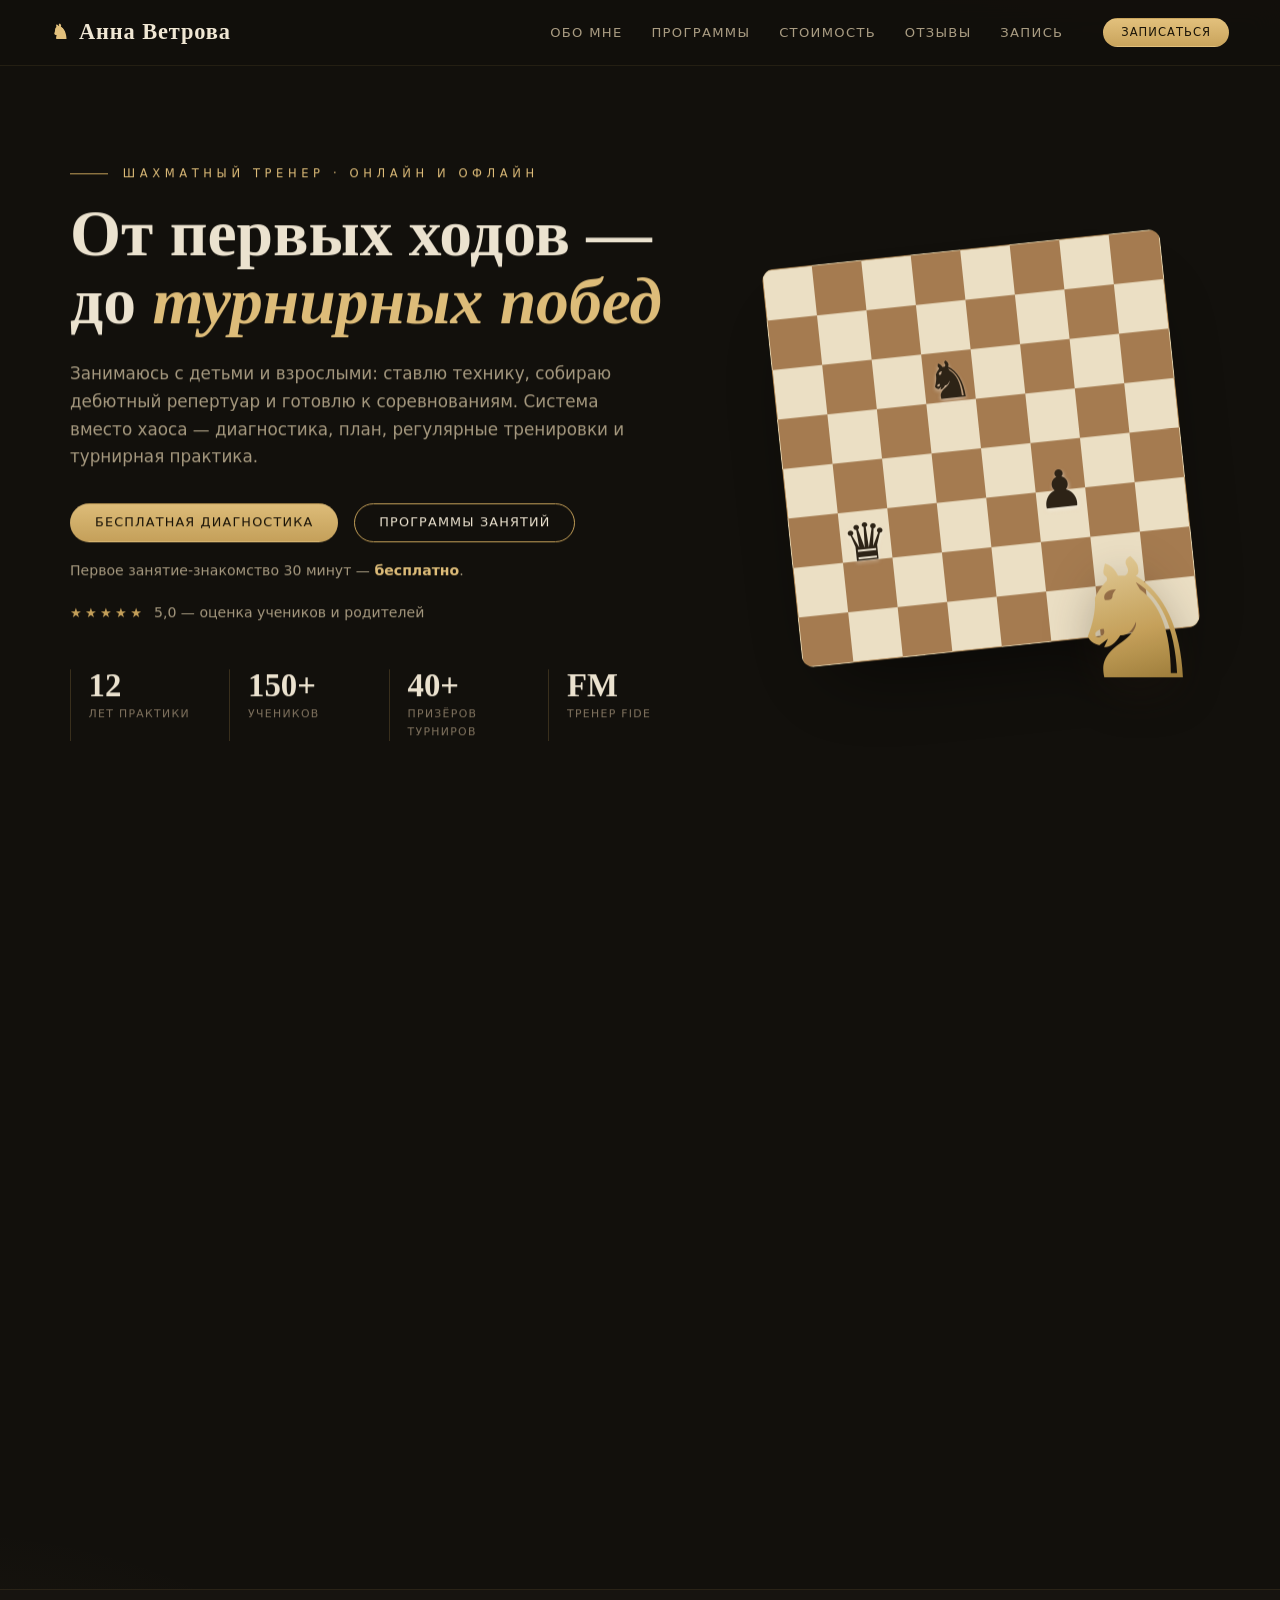
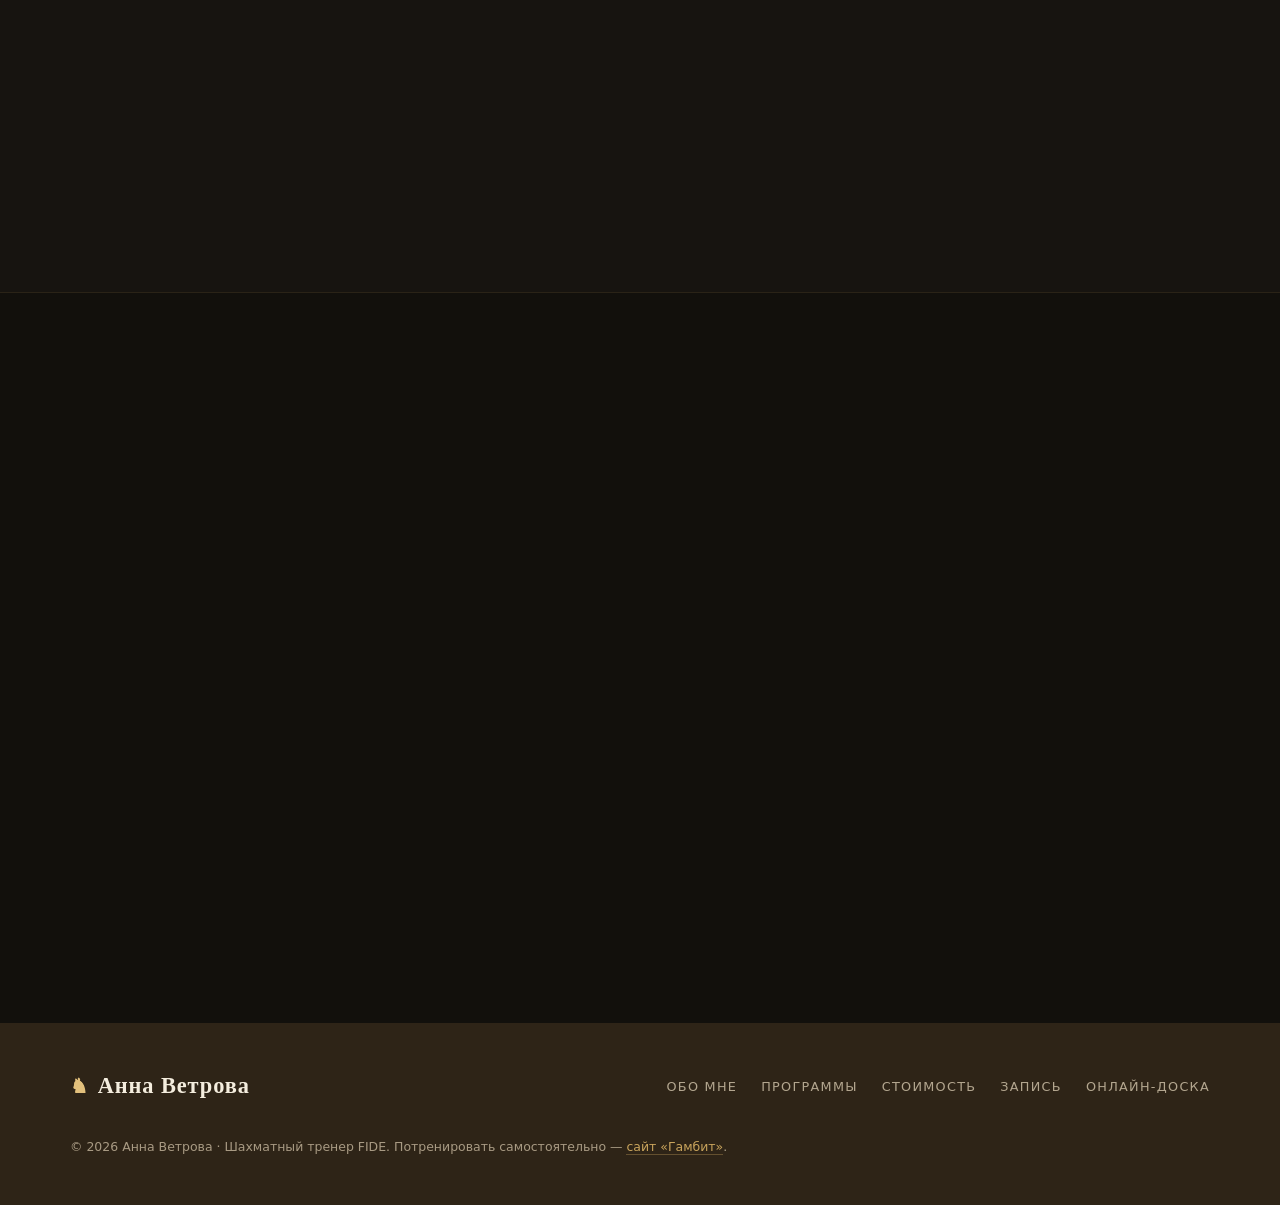
<file: index.html>
<!doctype html>
<html lang="ru">
<head>
<meta charset="utf-8">
<meta name="viewport" content="width=device-width, initial-scale=1">
<title>Шахматные сайты — переадресация…</title>
<meta http-equiv="refresh" content="0; url=chess-coach/">
<link rel="icon" href="data:image/svg+xml,%3Csvg%20xmlns='http://www.w3.org/2000/svg'%20viewBox='0%200%2064%2064'%3E%3Crect%20width='64'%20height='64'%20rx='14'%20fill='%23241b10'/%3E%3Ctext%20x='32'%20y='47'%20font-size='40'%20text-anchor='middle'%20fill='%23c9a45c'%3E%E2%99%9E%3C/text%3E%3C/svg%3E">
<style>
  body {
    margin: 0;
    min-height: 100vh;
    display: grid;
    place-items: center;
    font: 400 16px/1.6 'Inter', system-ui, sans-serif;
    background: #241b10;
    color: #f0e7d4;
  }
  .box { text-align: center; padding: 2rem; }
  .knight {
    font-family: 'Segoe UI Symbol', 'Apple Symbols', 'Noto Sans Symbols 2', serif;
    font-size: 4rem;
    color: #c9a45c;
    display: block;
    margin-bottom: 1rem;
  }
  a { color: #c9a45c; }
</style>
</head>
<body>
<div class="box">
  <span class="knight" aria-hidden="true">♞︎</span>
  <p>Открываю сайт шахматного тренера…</p>
  <p>Если переадресация не сработала — <a href="chess-coach/">перейдите вручную</a>.</p>
</div>
</body>
</html>
</file>
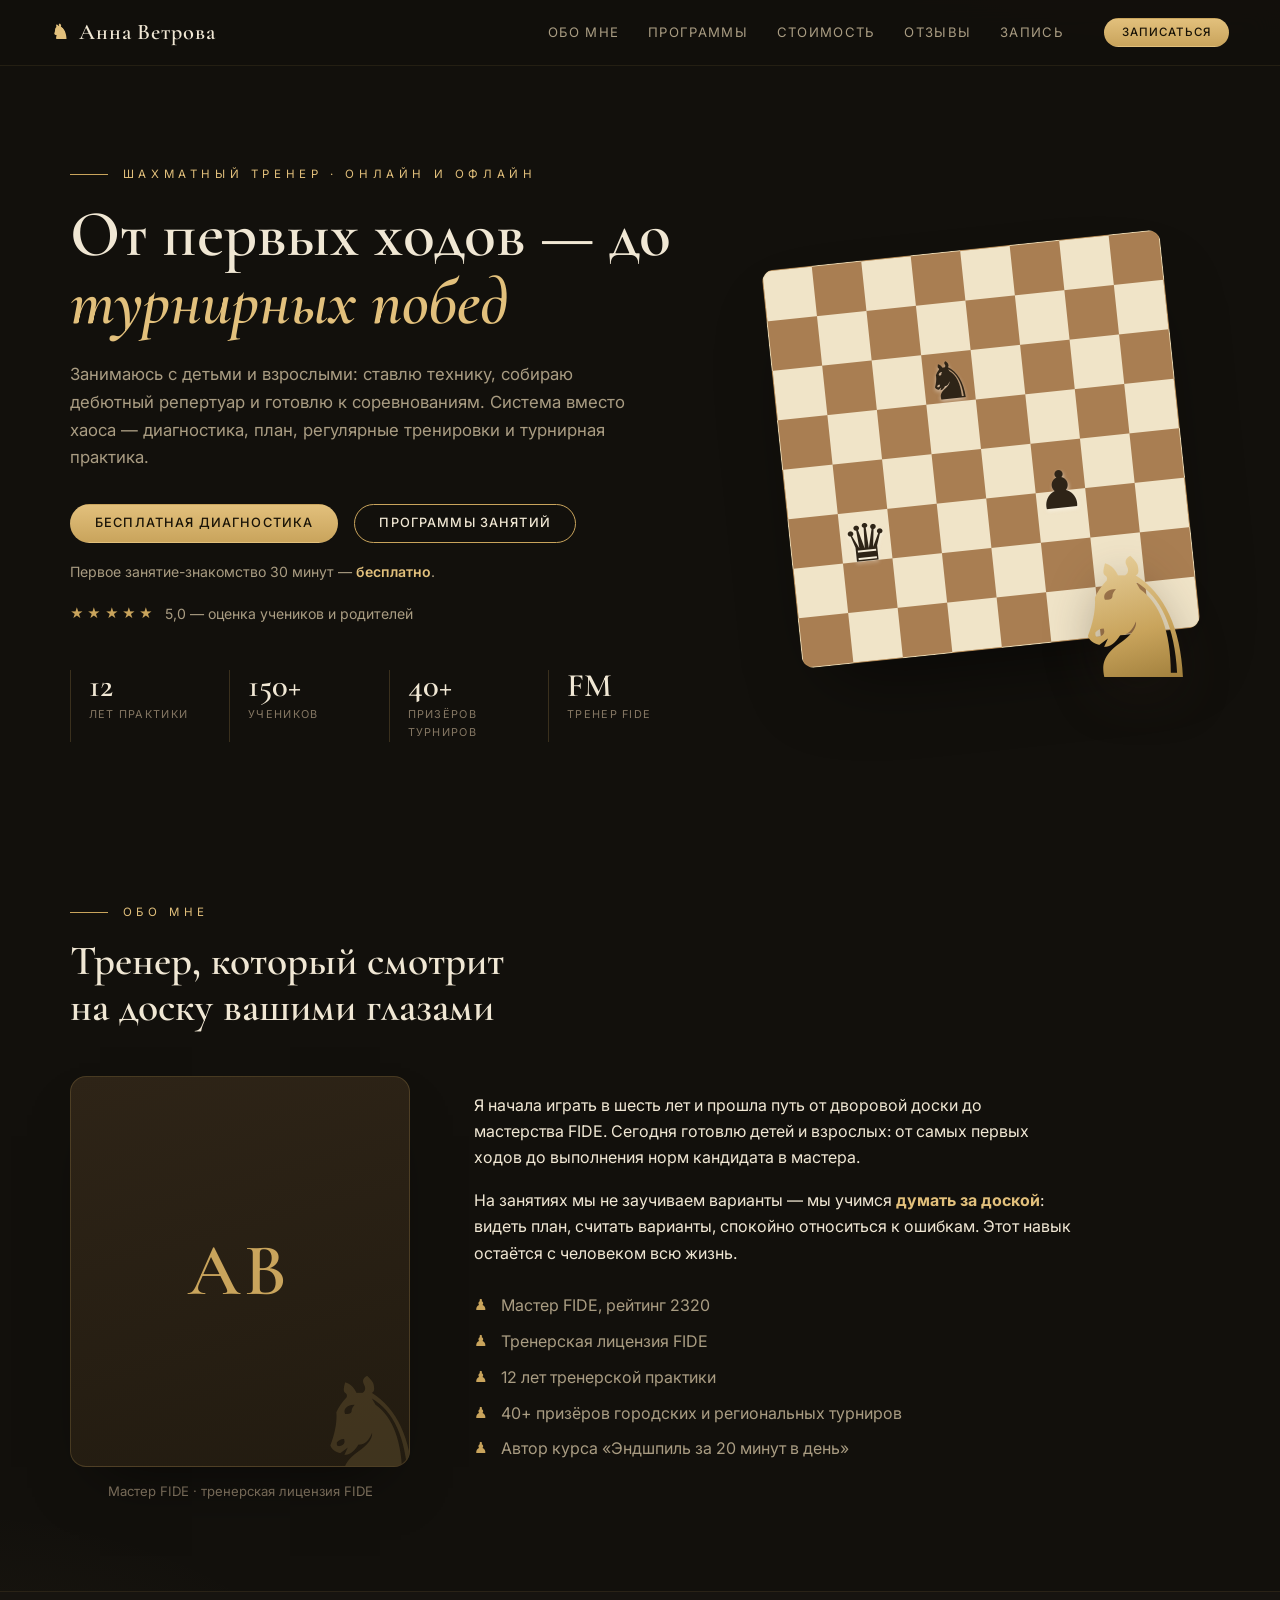
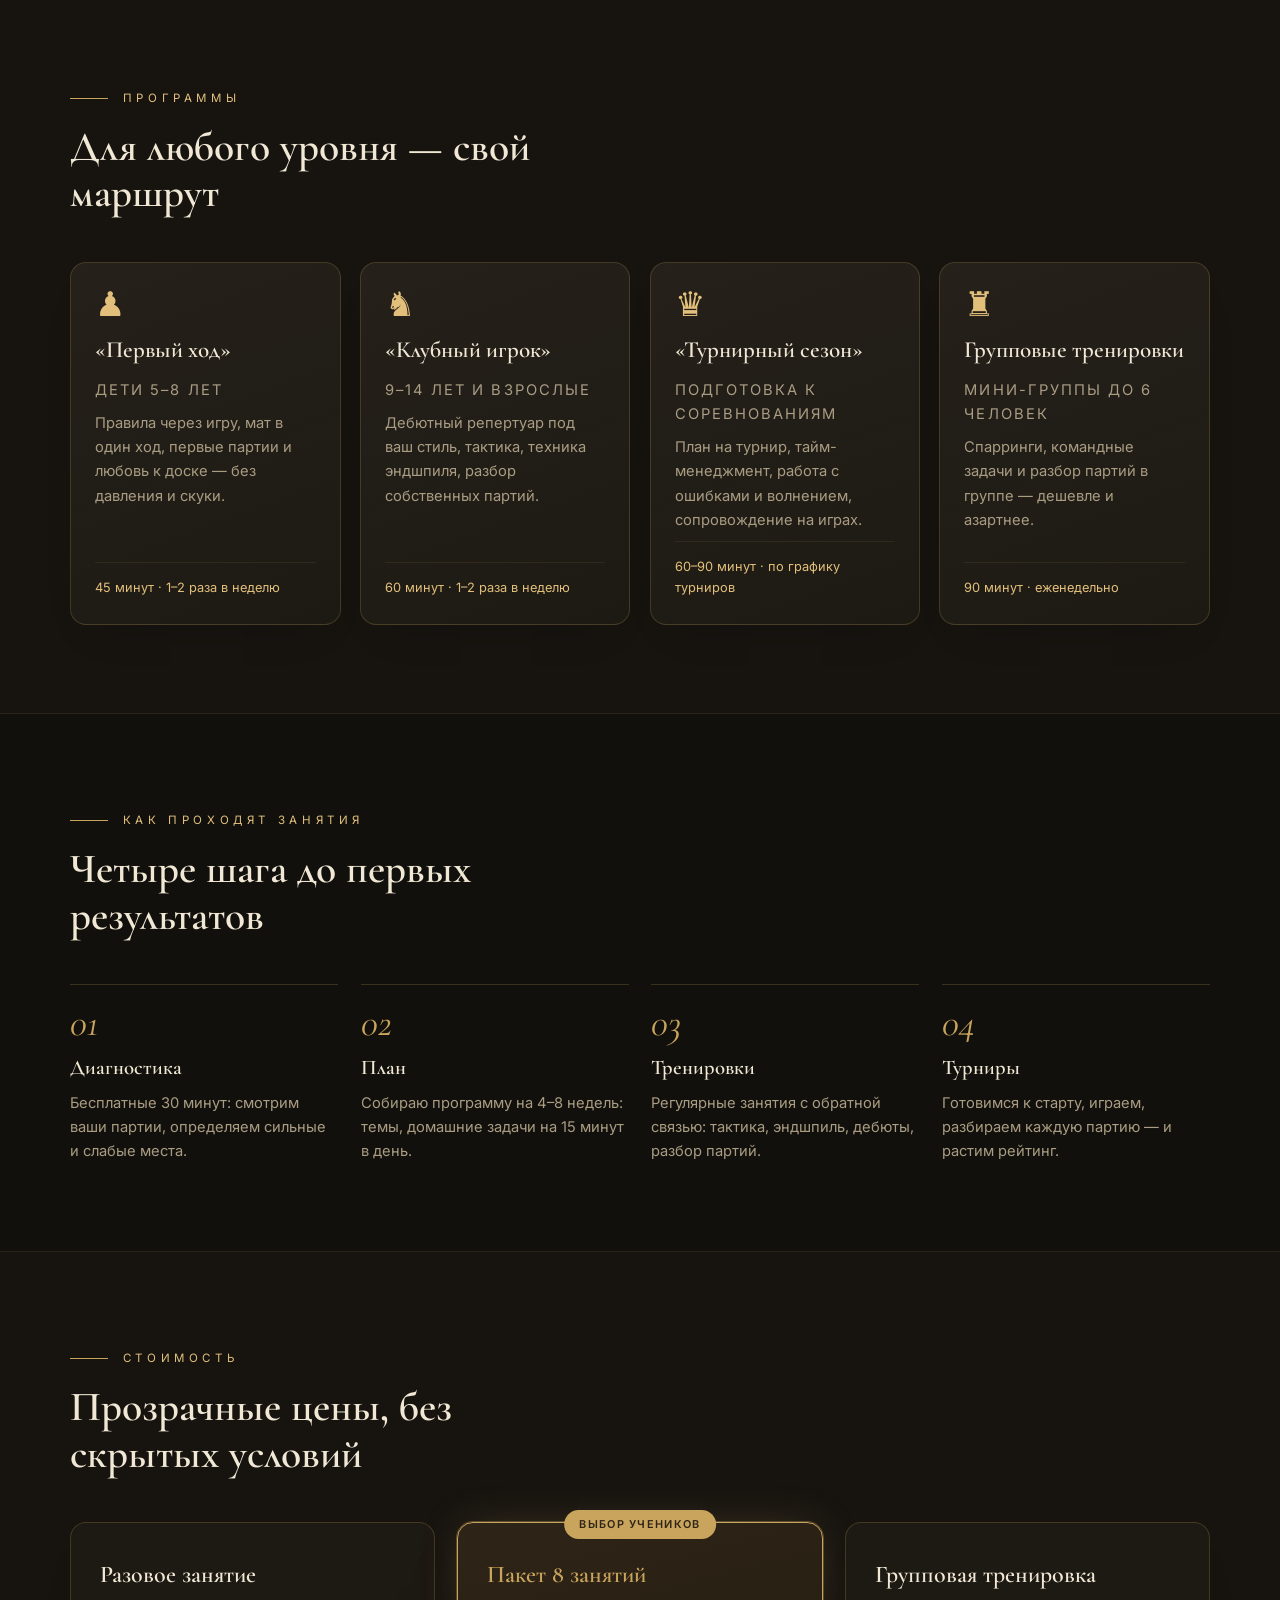
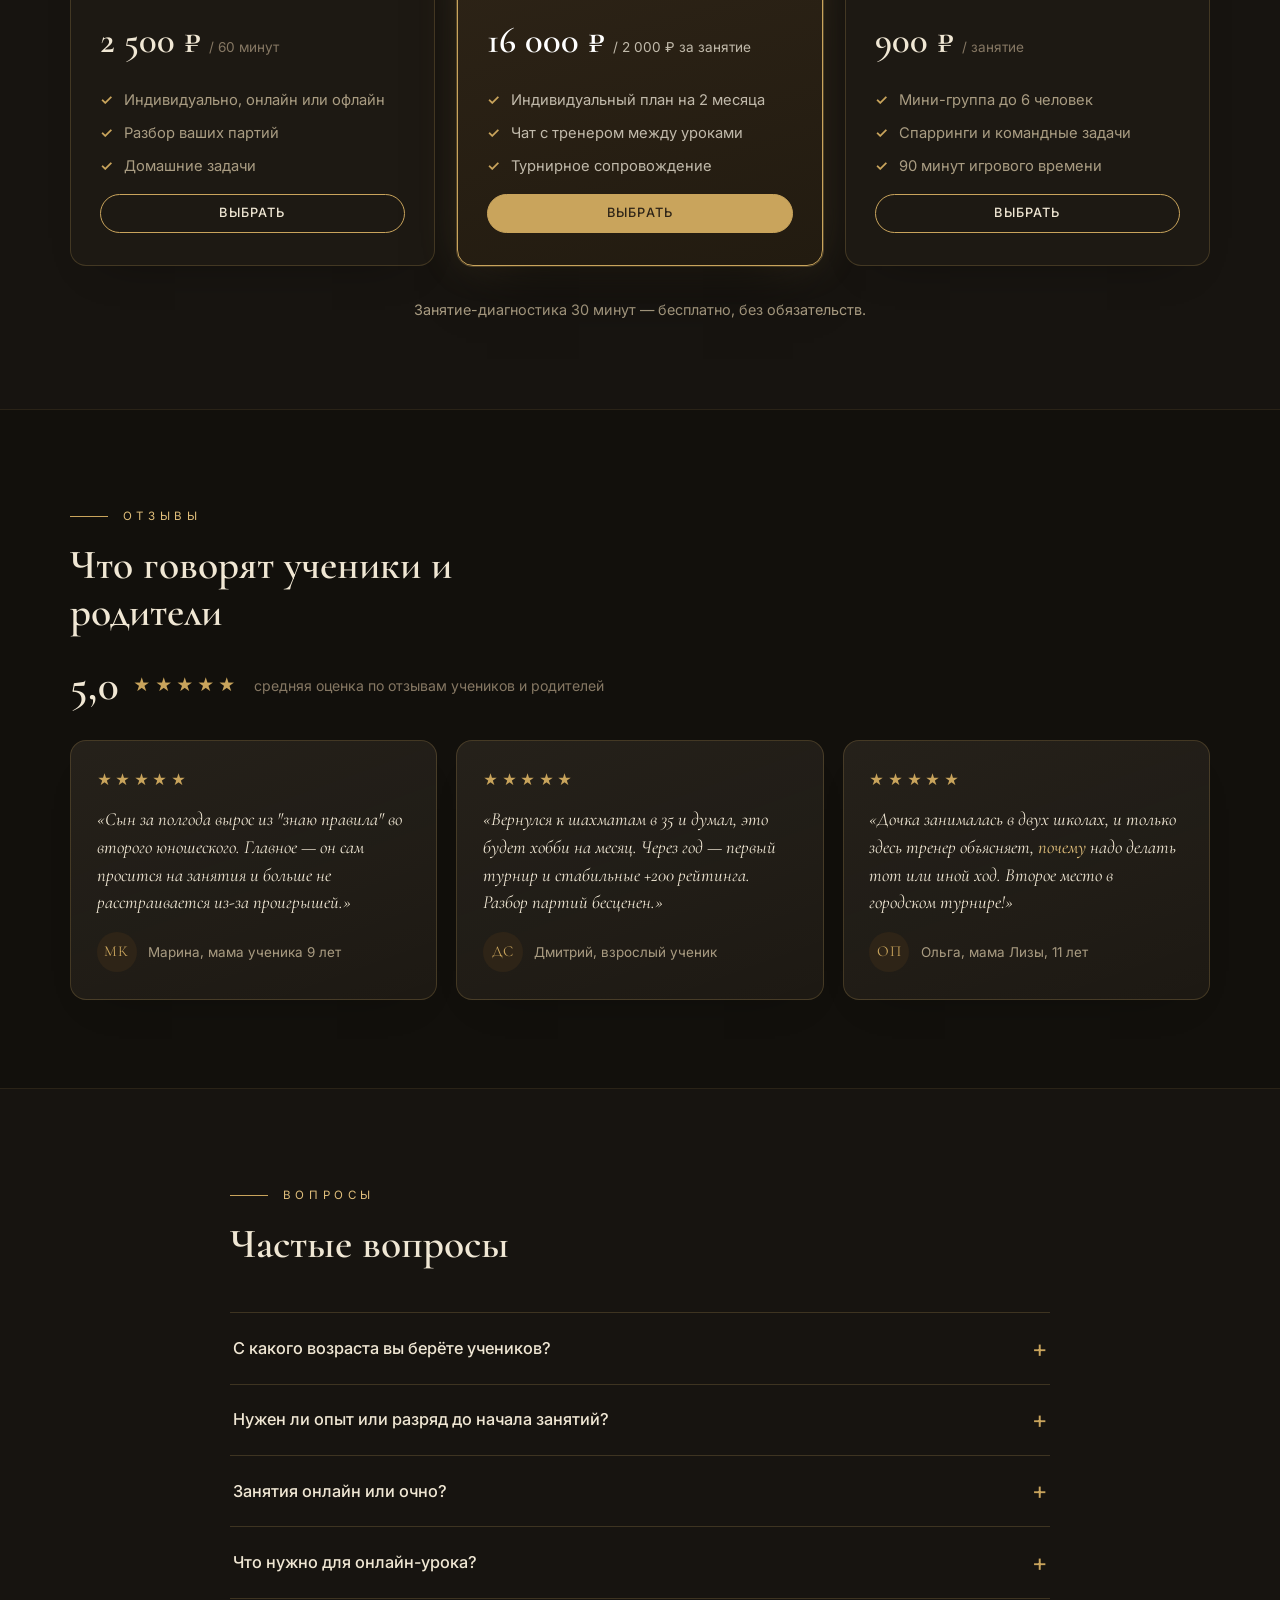
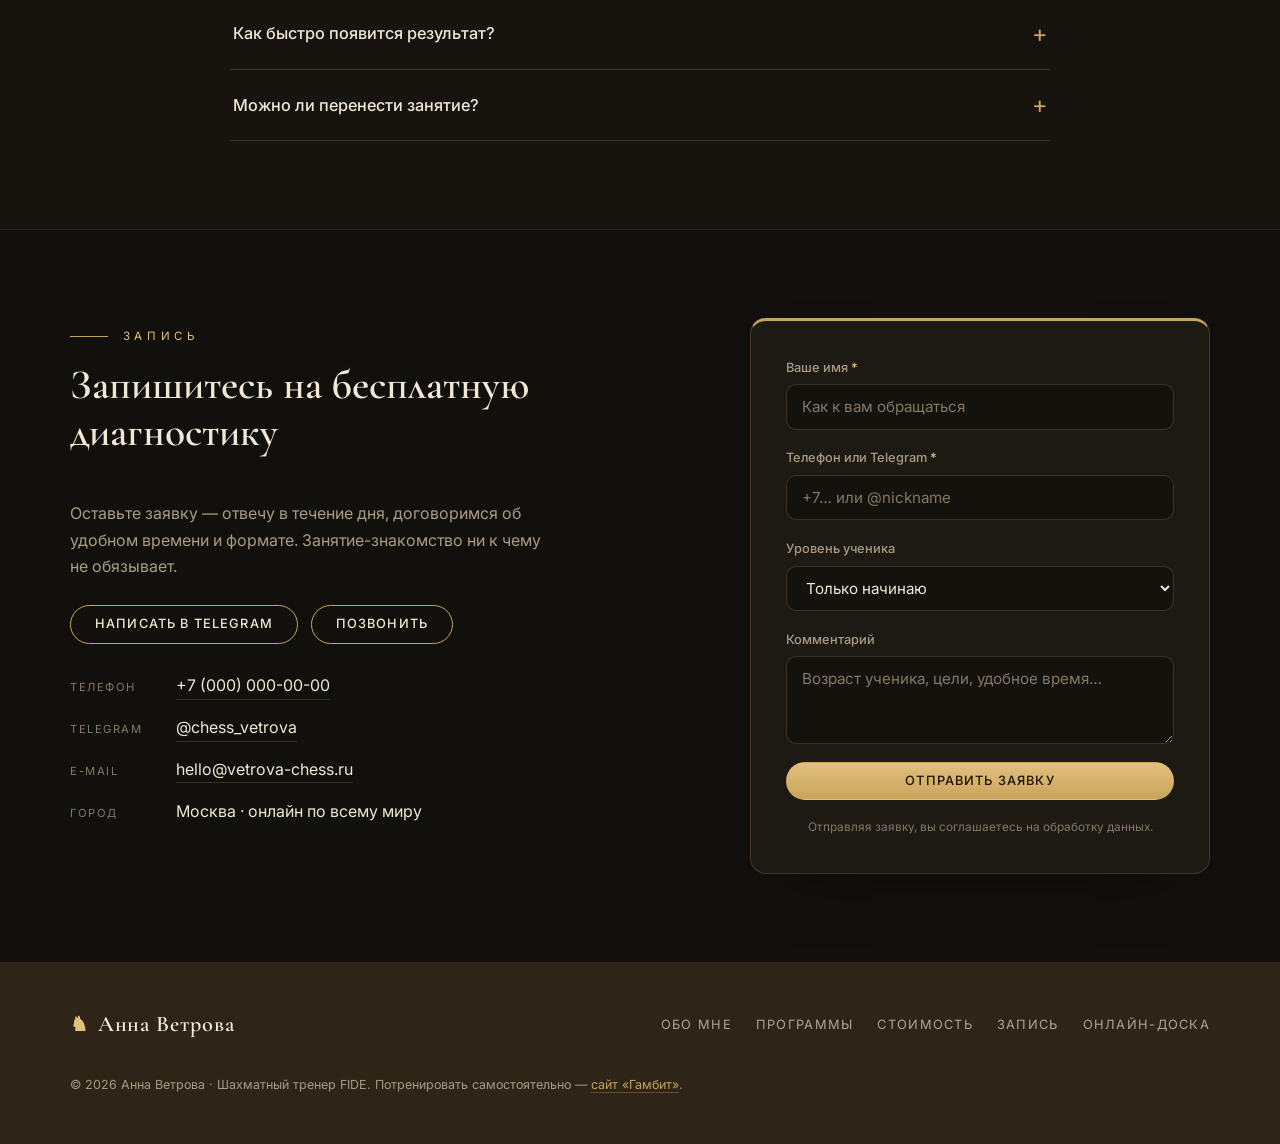
<file: chess-coach/index.html>
<!doctype html>
<html lang="ru">
<head>
<meta charset="utf-8">
<meta name="viewport" content="width=device-width, initial-scale=1">
<title>Анна Ветрова — шахматный тренер · занятия для детей и взрослых</title>
<meta name="description" content="Индивидуальные и групповые занятия с тренером FIDE. Программы для детей и взрослых: от первых ходов до турнирной подготовки. Первое занятие-диагностика бесплатно.">
<meta name="theme-color" content="#12100c">
<link rel="canonical" href="https://danilbasirov801-commits.github.io/chess-coach/chess-coach/">
<meta property="og:type" content="website">
<meta property="og:site_name" content="Анна Ветрова — шахматный тренер">
<meta property="og:title" content="Анна Ветрова — шахматный тренер · занятия для детей и взрослых">
<meta property="og:description" content="От первых ходов до турнирных побед: диагностика бесплатно, программы для любого уровня, онлайн и офлайн.">
<meta property="og:url" content="https://danilbasirov801-commits.github.io/chess-coach/chess-coach/">
<meta property="og:image" content="https://danilbasirov801-commits.github.io/chess-coach/chess-coach/og.png">
<meta property="og:image:width" content="1200">
<meta property="og:image:height" content="630">
<meta property="og:locale" content="ru_RU">
<meta name="twitter:card" content="summary_large_image">
<link rel="icon" href="data:image/svg+xml,%3Csvg%20xmlns='http://www.w3.org/2000/svg'%20viewBox='0%200%2064%2064'%3E%3Crect%20width='64'%20height='64'%20rx='14'%20fill='%23241b10'/%3E%3Ctext%20x='32'%20y='47'%20font-size='40'%20text-anchor='middle'%20fill='%23c9a45c'%3E%E2%99%9E%3C/text%3E%3C/svg%3E">
<link rel="preconnect" href="https://fonts.googleapis.com">
<link rel="preconnect" href="https://fonts.gstatic.com" crossorigin>
<link href="https://fonts.googleapis.com/css2?family=Cormorant+Garamond:ital,wght@0,500;0,600;0,700;1,500;1,600&family=Inter:wght@400;500;600&display=swap" rel="stylesheet">
<link rel="stylesheet" href="css/style.css">
<script>document.documentElement.classList.add('js');</script>
<script type="application/ld+json">
{
  "@context": "https://schema.org",
  "@type": "Person",
  "name": "Анна Ветрова",
  "jobTitle": "Шахматный тренер",
  "description": "Тренер FIDE, мастер FIDE. Индивидуальные и групповые занятия шахматами для детей и взрослых: от первых ходов до турнирной подготовки.",
  "telephone": "+7 (000) 000-00-00",
  "knowsLanguage": "ru",
  "url": "https://danilbasirov801-commits.github.io/chess-coach/chess-coach/"
}
</script>
</head>
<body>

<a class="skip-link" href="#top">Перейти к содержанию</a>

<header class="topbar">
  <a class="brand" href="#top"><span class="brand-mark" aria-hidden="true">♞︎</span>Анна Ветрова</a>
  <nav class="topnav" id="nav" aria-label="Основная навигация">
    <a href="#about">Обо мне</a>
    <a href="#programs">Программы</a>
    <a href="#pricing">Стоимость</a>
    <a href="#reviews">Отзывы</a>
    <a href="#contact">Запись</a>
  </nav>
  <a class="btn btn-primary btn-sm topbar-cta" href="#contact">Записаться</a>
  <button type="button" class="burger" id="burger" aria-label="Открыть меню" aria-expanded="false" aria-controls="nav">
    <span class="burger-line" aria-hidden="true"></span>
    <span class="burger-line" aria-hidden="true"></span>
    <span class="burger-line" aria-hidden="true"></span>
  </button>
</header>

<main id="top">

  <!-- ======================= HERO ======================= -->
  <section class="hero">
    <div class="container hero-inner">
      <div class="hero-text reveal">
        <p class="eyebrow">Шахматный тренер · онлайн и офлайн</p>
        <h1>От первых ходов — до <em>турнирных побед</em></h1>
        <p class="lede">Занимаюсь с детьми и взрослыми: ставлю технику, собираю дебютный
        репертуар и готовлю к соревнованиям. Система вместо хаоса — диагностика,
        план, регулярные тренировки и турнирная практика.</p>
        <div class="hero-actions">
          <a class="btn btn-primary" href="#contact">Бесплатная диагностика</a>
          <a class="btn" href="#programs">Программы занятий</a>
        </div>
        <p class="hero-note">Первое занятие-знакомство 30 минут — <strong>бесплатно</strong>.</p>
        <p class="hero-trust"><span class="stars" aria-hidden="true">★★★★★</span> 5,0 — оценка учеников и родителей</p>
        <div class="hero-stats">
          <div class="stat"><span class="stat-value">12</span><span class="stat-label">лет практики</span></div>
          <div class="stat"><span class="stat-value">150+</span><span class="stat-label">учеников</span></div>
          <div class="stat"><span class="stat-value">40+</span><span class="stat-label">призёров турниров</span></div>
          <div class="stat"><span class="stat-value">FM</span><span class="stat-label">тренер FIDE</span></div>
        </div>
      </div>
      <div class="hero-art reveal" aria-hidden="true">
        <div class="hero-board">
          <span class="hb-piece" style="left:38%;top:26%;">♞︎</span>
          <span class="hb-piece" style="left:63%;top:56%;">♟︎</span>
          <span class="hb-piece" style="left:13%;top:64%;">♛︎</span>
        </div>
        <span class="hero-knight">♞︎</span>
      </div>
    </div>
  </section>

  <!-- ======================= ABOUT ======================= -->
  <section id="about" class="section">
    <div class="container">
      <p class="eyebrow reveal">Обо мне</p>
      <h2 class="section-title reveal">Тренер, который смотрит на доску вашими глазами</h2>
      <div class="about-grid">
        <div class="about-photo reveal" aria-hidden="true">
          <div class="photo-frame"><span>АВ</span></div>
          <p class="photo-caption">Мастер FIDE · тренерская лицензия FIDE</p>
        </div>
        <div class="about-body reveal">
          <p>Я начала играть в шесть лет и прошла путь от дворовой доски до мастерства FIDE.
          Сегодня готовлю детей и взрослых: от самых первых ходов до выполнения норм
          кандидата в мастера.</p>
          <p>На занятиях мы не заучиваем варианты — мы учимся <strong>думать за доской</strong>:
          видеть план, считать варианты, спокойно относиться к ошибкам. Этот навык
          остаётся с человеком всю жизнь.</p>
          <ul class="regalia">
            <li>Мастер FIDE, рейтинг 2320</li>
            <li>Тренерская лицензия FIDE</li>
            <li>12 лет тренерской практики</li>
            <li>40+ призёров городских и региональных турниров</li>
            <li>Автор курса «Эндшпиль за 20 минут в день»</li>
          </ul>
        </div>
      </div>
    </div>
  </section>

  <!-- ======================= PROGRAMS ======================= -->
  <section id="programs" class="section section-tint">
    <div class="container">
      <p class="eyebrow reveal">Программы</p>
      <h2 class="section-title reveal">Для любого уровня — свой маршрут</h2>
      <div class="cards-grid reveal">
        <article class="card">
          <span class="card-icon" aria-hidden="true">♟︎</span>
          <h3>«Первый ход»</h3>
          <p class="card-sub">Дети 5–8 лет</p>
          <p>Правила через игру, мат в один ход, первые партии и любовь к доске
          — без давления и скуки.</p>
          <p class="card-meta">45 минут · 1–2 раза в неделю</p>
        </article>
        <article class="card">
          <span class="card-icon" aria-hidden="true">♞︎</span>
          <h3>«Клубный игрок»</h3>
          <p class="card-sub">9–14 лет и взрослые</p>
          <p>Дебютный репертуар под ваш стиль, тактика, техника эндшпиля,
          разбор собственных партий.</p>
          <p class="card-meta">60 минут · 1–2 раза в неделю</p>
        </article>
        <article class="card">
          <span class="card-icon" aria-hidden="true">♛︎</span>
          <h3>«Турнирный сезон»</h3>
          <p class="card-sub">Подготовка к соревнованиям</p>
          <p>План на турнир, тайм-менеджмент, работа с ошибками и волнением,
          сопровождение на играх.</p>
          <p class="card-meta">60–90 минут · по графику турниров</p>
        </article>
        <article class="card">
          <span class="card-icon" aria-hidden="true">♜︎</span>
          <h3>Групповые тренировки</h3>
          <p class="card-sub">Мини-группы до 6 человек</p>
          <p>Спарринги, командные задачи и разбор партий в группе —
          дешевле и азартнее.</p>
          <p class="card-meta">90 минут · еженедельно</p>
        </article>
      </div>
    </div>
  </section>

  <!-- ======================= PROCESS ======================= -->
  <section id="process" class="section">
    <div class="container">
      <p class="eyebrow reveal">Как проходят занятия</p>
      <h2 class="section-title reveal">Четыре шага до первых результатов</h2>
      <ol class="steps reveal">
        <li>
          <span class="step-num">01</span>
          <h3>Диагностика</h3>
          <p>Бесплатные 30 минут: смотрим ваши партии, определяем сильные и слабые места.</p>
        </li>
        <li>
          <span class="step-num">02</span>
          <h3>План</h3>
          <p>Собираю программу на 4–8 недель: темы, домашние задачи на 15 минут в день.</p>
        </li>
        <li>
          <span class="step-num">03</span>
          <h3>Тренировки</h3>
          <p>Регулярные занятия с обратной связью: тактика, эндшпиль, дебюты, разбор партий.</p>
        </li>
        <li>
          <span class="step-num">04</span>
          <h3>Турниры</h3>
          <p>Готовимся к старту, играем, разбираем каждую партию — и растим рейтинг.</p>
        </li>
      </ol>
    </div>
  </section>

  <!-- ======================= PRICING ======================= -->
  <section id="pricing" class="section section-tint">
    <div class="container">
      <p class="eyebrow reveal">Стоимость</p>
      <h2 class="section-title reveal">Прозрачные цены, без скрытых условий</h2>
      <div class="pricing reveal">
        <article class="price-card">
          <h3>Разовое занятие</h3>
          <p class="price"><span>2 500 ₽</span><small>/ 60 минут</small></p>
          <ul>
            <li>Индивидуально, онлайн или офлайн</li>
            <li>Разбор ваших партий</li>
            <li>Домашние задачи</li>
          </ul>
          <a class="btn" href="#contact">Выбрать</a>
        </article>
        <article class="price-card featured">
          <span class="price-badge">Выбор учеников</span>
          <h3>Пакет 8 занятий</h3>
          <p class="price"><span>16 000 ₽</span><small>/ 2 000 ₽ за занятие</small></p>
          <ul>
            <li>Индивидуальный план на 2 месяца</li>
            <li>Чат с тренером между уроками</li>
            <li>Турнирное сопровождение</li>
          </ul>
          <a class="btn btn-light" href="#contact">Выбрать</a>
        </article>
        <article class="price-card">
          <h3>Групповая тренировка</h3>
          <p class="price"><span>900 ₽</span><small>/ занятие</small></p>
          <ul>
            <li>Мини-группа до 6 человек</li>
            <li>Спарринги и командные задачи</li>
            <li>90 минут игрового времени</li>
          </ul>
          <a class="btn" href="#contact">Выбрать</a>
        </article>
      </div>
      <p class="pricing-note reveal">Занятие-диагностика 30 минут — бесплатно, без обязательств.</p>
    </div>
  </section>

  <!-- ======================= REVIEWS ======================= -->
  <section id="reviews" class="section">
    <div class="container">
      <p class="eyebrow reveal">Отзывы</p>
      <h2 class="section-title reveal">Что говорят ученики и родители</h2>
      <div class="rating-summary reveal">
        <span class="rating-value">5,0</span>
        <span class="stars" aria-hidden="true">★★★★★</span>
        <span class="rating-count">средняя оценка по отзывам учеников и родителей</span>
      </div>
      <div class="cards-grid reviews-grid reveal">
        <figure class="review">
          <span class="stars" aria-hidden="true">★★★★★</span>
          <blockquote>«Сын за полгода вырос из "знаю правила" во второго юношеского.
          Главное — он сам просится на занятия и больше не расстраивается из-за проигрышей.»</blockquote>
          <figcaption><span class="avatar" aria-hidden="true">МК</span>Марина, мама ученика 9 лет</figcaption>
        </figure>
        <figure class="review">
          <span class="stars" aria-hidden="true">★★★★★</span>
          <blockquote>«Вернулся к шахматам в 35 и думал, это будет хобби на месяц.
          Через год — первый турнир и стабильные +200 рейтинга. Разбор партий бесценен.»</blockquote>
          <figcaption><span class="avatar" aria-hidden="true">ДС</span>Дмитрий, взрослый ученик</figcaption>
        </figure>
        <figure class="review">
          <span class="stars" aria-hidden="true">★★★★★</span>
          <blockquote>«Дочка занималась в двух школах, и только здесь тренер объясняет,
          <em>почему</em> надо делать тот или иной ход. Второе место в городском турнире!»</blockquote>
          <figcaption><span class="avatar" aria-hidden="true">ОП</span>Ольга, мама Лизы, 11 лет</figcaption>
        </figure>
      </div>
    </div>
  </section>

  <!-- ======================= FAQ ======================= -->
  <section id="faq" class="section section-tint">
    <div class="container faq-wrap">
      <p class="eyebrow reveal">Вопросы</p>
      <h2 class="section-title reveal">Частые вопросы</h2>
      <div class="faq reveal">
        <details>
          <summary>С какого возраста вы берёте учеников?</summary>
          <p>С пяти лет — если ребёнок удерживает внимание 30–40 минут. Взрослых беру
          без ограничений по возрасту: «начинающих в 50» тренирую с удовольствием.</p>
        </details>
        <details>
          <summary>Нужен ли опыт или разряд до начала занятий?</summary>
          <p>Нет. Диагностика нужна как раз для того, чтобы понять стартовый уровень
          и собрать план с нуля.</p>
        </details>
        <details>
          <summary>Занятия онлайн или очно?</summary>
          <p>И так, и так. Онлайн — интерактивная доска и видеосвязь, домашние задачи в чате.
          Очно — в городе (адрес обсуждается при записи) либо у вас дома с надбавкой за выезд.</p>
        </details>
        <details>
          <summary>Что нужно для онлайн-урока?</summary>
          <p>Компьютер или планшет, интернет и наушники. Всё остальное — интерактивная
          доска и материалы — я присылаю перед уроком.</p>
        </details>
        <details>
          <summary>Как быстро появится результат?</summary>
          <p>Честно: это зависит от стартового уровня и регулярности. При 1–2 занятиях
          в неделю первые турниры реальны через 3–6 месяцев. Рейтинг растёт у всех,
          кто делает домашние задания.</p>
        </details>
        <details>
          <summary>Можно ли перенести занятие?</summary>
          <p>Да, бесплатно — при предупреждении за 24 часа. Пропуски без предупреждения
          сгорают (кроме болезни).</p>
        </details>
      </div>
    </div>
  </section>

  <!-- ======================= CONTACT ======================= -->
  <section id="contact" class="section">
    <div class="container contact-grid">
      <div class="contact-text reveal">
        <p class="eyebrow">Запись</p>
        <h2 class="section-title">Запишитесь на бесплатную диагностику</h2>
        <p class="contact-lede">Оставьте заявку — отвечу в течение дня, договоримся об удобном
        времени и формате. Занятие-знакомство ни к чему не обязывает.</p>
        <div class="contact-quick">
          <a class="btn" href="https://t.me/chess_vetrova" target="_blank" rel="noopener">Написать в Telegram</a>
          <a class="btn" href="tel:+70000000000">Позвонить</a>
        </div>
        <ul class="contacts">
          <li><span class="c-label">Телефон</span><a href="tel:+70000000000">+7 (000) 000-00-00</a></li>
          <li><span class="c-label">Telegram</span><a href="https://t.me/username">@chess_vetrova</a></li>
          <li><span class="c-label">E-mail</span><a href="mailto:hello@example.com">hello@vetrova-chess.ru</a></li>
          <li><span class="c-label">Город</span>Москва · онлайн по всему миру</li>
        </ul>
      </div>
      <div class="contact-form-wrap reveal">
        <form id="lessonForm" novalidate>
          <div class="field">
            <label for="fName">Ваше имя <em>*</em></label>
            <input class="input" id="fName" name="name" type="text" required
                   placeholder="Как к вам обращаться" autocomplete="name">
          </div>
          <div class="field">
            <label for="fContact">Телефон или Telegram <em>*</em></label>
            <input class="input" id="fContact" name="contact" type="text" required
                   placeholder="+7… или @nickname">
          </div>
          <div class="field">
            <label for="fLevel">Уровень ученика</label>
            <select class="input" id="fLevel" name="level">
              <option>Только начинаю</option>
              <option>Знаю правила, играл(а) немного</option>
              <option>Есть юношеский разряд</option>
              <option>Взрослый разряд и выше</option>
              <option>Занимаюсь для себя, без турниров</option>
            </select>
          </div>
          <div class="field">
            <label for="fComment">Комментарий</label>
            <textarea class="input" id="fComment" name="comment" rows="3"
                      placeholder="Возраст ученика, цели, удобное время…"></textarea>
          </div>
          <button class="btn btn-primary btn-block" type="submit">Отправить заявку</button>
          <p class="form-privacy">Отправляя заявку, вы соглашаетесь на обработку данных.</p>
        </form>
        <div class="form-success" id="formSuccess" hidden>
          <span class="success-mark" aria-hidden="true">✓</span>
          <h3>Заявка отправлена!</h3>
          <p>Спасибо! Свяжусь с вами в течение дня и предложу время для бесплатной
          диагностики.</p>
          <button class="btn btn-sm" type="button" id="formAgain">Отправить ещё одну</button>
        </div>
      </div>
    </div>
  </section>

</main>

<footer class="footer">
  <div class="container footer-inner">
    <a class="brand brand-light" href="#top"><span class="brand-mark" aria-hidden="true">♞︎</span>Анна Ветрова</a>
    <nav class="footnav" aria-label="Навигация в подвале">
      <a href="#about">Обо мне</a>
      <a href="#programs">Программы</a>
      <a href="#pricing">Стоимость</a>
      <a href="#contact">Запись</a>
      <a href="../chess-site/index.html">Онлайн-доска</a>
    </nav>
    <p class="fineprint">© <span id="year">2026</span> Анна Ветрова · Шахматный тренер FIDE.
    Потренировать самостоятельно — <a href="../chess-site/index.html">сайт «Гамбит»</a>.</p>
  </div>
</footer>

<div class="mobile-cta" id="mobileCta">
  <a class="btn btn-primary btn-block" href="#contact">Бесплатная диагностика</a>
</div>

<script src="js/app.js"></script>
</body>
</html>
</file>
<file: chess-coach/css/style.css>
/* ============================================================
   АННА ВЕТРОВА — шахматный тренер
   Палитра: тёмный эспрессо · слоновая кость · состаренное золото
   ============================================================ */

:root {
  color-scheme: dark;
  --bg: #12100c;
  --bg-2: #171410;
  --surface: #1d1913;
  --ink: #f0e7d4;
  --ink-dim: #a99c82;
  --ink-faint: #857763;
  --gold: #c9a45c;
  --gold-deep: #e2c07c;
  --gold-soft: #c9a45c;
  --gold-pale: rgba(201, 164, 92, .12);
  --line: rgba(201, 164, 92, .22);
  --line-soft: rgba(201, 164, 92, .1);
  --board-light: #f0e4c8;
  --board-dark: #a97e52;
  --dark: #2e2417;
  --dark-2: #221b10;
  --serif: 'Cormorant Garamond', Georgia, 'Times New Roman', serif;
  --sans: 'Inter', system-ui, -apple-system, 'Segoe UI', sans-serif;
  --radius: 16px;
}

* { box-sizing: border-box; }

[hidden] { display: none !important; }

html { scroll-behavior: smooth; scroll-padding-top: 84px; }

body {
  margin: 0;
  font: 400 16px/1.65 var(--sans);
  color: var(--ink);
  background:
    radial-gradient(1000px 600px at 90% -5%, rgba(201, 164, 92, .12), transparent 60%),
    radial-gradient(800px 500px at -5% 30%, rgba(201, 164, 92, .07), transparent 55%),
    var(--bg);
  -webkit-font-smoothing: antialiased;
}

::selection { background: rgba(201, 164, 92, .4); }

:focus-visible { outline: 2px solid var(--gold); outline-offset: 2px; border-radius: 4px; }

/* Ссылка «к содержанию» для клавиатурных пользователей */
.skip-link {
  position: absolute;
  left: 1rem;
  top: -100%;
  z-index: 100;
  padding: .6rem 1.2rem;
  border-radius: 0 0 10px 10px;
  background: var(--dark);
  color: var(--bg);
  font-size: .85rem;
  text-decoration: none;
  transition: top .2s;
}

.skip-link:focus { top: 0; }

.container { width: min(1140px, 92%); margin-inline: auto; }

h1, h2, h3 { font-family: var(--serif); font-weight: 600; margin: 0; }

a { color: inherit; }

/* ---------- Верхняя панель ---------- */

.topbar {
  position: sticky;
  top: 0;
  z-index: 50;
  display: flex;
  align-items: center;
  gap: 2.5rem;
  height: 66px;
  padding: 0 4vw;
  background: rgba(18, 16, 12, .8);
  background: color-mix(in srgb, var(--bg) 85%, transparent);
  backdrop-filter: blur(14px);
  -webkit-backdrop-filter: blur(14px);
  border-bottom: 1px solid var(--line-soft);
}

.brand {
  display: inline-flex;
  align-items: baseline;
  gap: .55rem;
  font-family: var(--serif);
  font-size: 1.4rem;
  font-weight: 600;
  letter-spacing: .04em;
  text-decoration: none;
  color: var(--ink);
  white-space: nowrap;
}

.brand-mark { color: var(--gold-deep); font-size: 1.25rem; }

.topnav { display: flex; gap: 1.8rem; margin-left: auto; }

.topnav a {
  font-size: .82rem;
  letter-spacing: .1em;
  text-transform: uppercase;
  text-decoration: none;
  color: var(--ink-dim);
  transition: color .2s;
}

.topnav a:hover { color: var(--gold-deep); }

.topbar-cta { margin-left: 0; }

/* Бургер */

.burger {
  display: none;
  flex-direction: column;
  justify-content: center;
  gap: 5px;
  width: 42px;
  height: 42px;
  padding: 0 9px;
  border: 1px solid var(--line);
  border-radius: 10px;
  background: transparent;
  cursor: pointer;
}

.burger-line {
  display: block;
  height: 2px;
  border-radius: 2px;
  background: var(--ink);
  transition: transform .25s, opacity .25s;
}

.nav-open .burger-line:nth-child(1) { transform: translateY(7px) rotate(45deg); }
.nav-open .burger-line:nth-child(2) { opacity: 0; }
.nav-open .burger-line:nth-child(3) { transform: translateY(-7px) rotate(-45deg); }

/* ---------- Кнопки ---------- */

.btn {
  display: inline-flex;
  align-items: center;
  justify-content: center;
  gap: .5rem;
  padding: .74rem 1.5rem;
  border: 1px solid var(--gold);
  border-radius: 999px;
  background: transparent;
  color: var(--ink);
  font: 500 .8rem/1 var(--sans);
  letter-spacing: .09em;
  text-transform: uppercase;
  text-decoration: none;
  cursor: pointer;
  transition: background .2s, color .2s, border-color .2s, transform .15s, box-shadow .2s;
}

.btn:hover { border-color: var(--gold-deep); color: var(--gold-deep); background: var(--gold-pale); }

.btn:active { transform: translateY(1px); }

.btn:disabled { opacity: .4; pointer-events: none; }

.btn-primary {
  background: linear-gradient(180deg, #e2c07c, #c9a45c);
  border-color: transparent;
  color: #191307;
}

.btn-primary:hover {
  background: linear-gradient(180deg, #ecd09a, #d5b573);
  border-color: transparent;
  color: #191307;
  box-shadow: 0 10px 24px -12px rgba(201, 164, 92, .5);
}

.btn-light {
  background: var(--gold-soft);
  border-color: var(--gold-soft);
  color: var(--dark);
}

.btn-light:hover { background: #d5b573; border-color: #d5b573; color: var(--dark); }

.btn-sm { padding: .5rem 1.05rem; font-size: .72rem; }

.btn-block { width: 100%; }

/* ---------- Заголовки секций ---------- */

.section { padding: clamp(3.5rem, 7vw, 5.5rem) 0; }

.section-tint { background: var(--bg-2); border-top: 1px solid var(--line-soft); border-bottom: 1px solid var(--line-soft); }

.eyebrow {
  display: inline-flex;
  align-items: center;
  gap: .9rem;
  margin: 0 0 1rem;
  font-size: .72rem;
  letter-spacing: .4em;
  text-transform: uppercase;
  color: var(--gold-deep);
}

.eyebrow::before { content: ''; width: 2.4rem; height: 1px; background: var(--gold); }

.section-title {
  font-size: clamp(1.9rem, 3.6vw, 2.6rem);
  line-height: 1.12;
  max-width: 24ch;
  margin-bottom: clamp(1.8rem, 4vw, 2.8rem);
}

/* ---------- Герой ---------- */

.hero { padding: clamp(3.5rem, 7vw, 6rem) 0 clamp(2.5rem, 5vw, 4rem); }

.hero-inner {
  display: grid;
  grid-template-columns: 1.15fr .85fr;
  gap: clamp(2rem, 5vw, 4rem);
  align-items: center;
}

.hero h1 {
  font-size: clamp(2.5rem, 5.2vw, 4.1rem);
  line-height: 1.05;
}

.hero h1 em { font-style: italic; color: var(--gold-deep); }

.lede {
  max-width: 52ch;
  margin: 1.5rem 0 2rem;
  font-size: 1.05rem;
  color: var(--ink-dim);
}

.hero-actions { display: flex; flex-wrap: wrap; gap: 1rem; }

.hero-note { margin: 1.1rem 0 0; font-size: .88rem; color: var(--ink-dim); }

.hero-note strong { color: var(--gold-deep); font-weight: 600; }

.hero-trust {
  display: flex;
  align-items: center;
  gap: .55rem;
  margin: 1.15rem 0 0;
  font-size: .88rem;
  color: var(--ink-dim);
}

.hero-trust .stars { font-size: .82rem; }

.hero-stats {
  display: grid;
  grid-template-columns: repeat(4, 1fr);
  gap: 1.2rem;
  margin-top: 2.8rem;
}

.stat { padding-left: 1.1rem; border-left: 1px solid var(--line); display: flex; flex-direction: column; gap: .2rem; }

.stat-value { font-family: var(--serif); font-size: 2.05rem; font-weight: 600; line-height: 1; color: var(--ink); }

.stat-label { font-size: .68rem; letter-spacing: .12em; text-transform: uppercase; color: var(--ink-faint); }

/* Доска в герое */

.hero-art { position: relative; display: flex; justify-content: center; }

.hero-art::before {
  content: '';
  position: absolute;
  inset: -14% -10%;
  z-index: -1;
  border-radius: 50%;
  background: radial-gradient(closest-side, rgba(201, 164, 92, .2), transparent 72%);
}

.hero-board {
  position: relative;
  width: min(100%, 400px);
  aspect-ratio: 1;
  border-radius: 12px;
  border: 1px solid var(--line);
  background: repeating-conic-gradient(var(--board-dark) 0% 25%, var(--board-light) 0% 50%);
  background-size: 25% 25%;
  transform: rotate(-6deg);
  box-shadow: 0 40px 80px -34px rgba(0, 0, 0, .6);
  container-type: inline-size;
}

.hb-piece {
  position: absolute;
  font-family: 'Segoe UI Symbol', 'Apple Symbols', 'Noto Sans Symbols 2', serif;
  font-size: 13cqw;
  line-height: 1;
  color: var(--dark);
  text-shadow: 0 2px 4px rgba(255, 253, 248, .5);
}

.hero-knight {
  position: absolute;
  right: 0;
  bottom: -14%;
  font-family: 'Segoe UI Symbol', 'Apple Symbols', 'Noto Sans Symbols 2', serif;
  font-size: clamp(110px, 13vw, 190px);
  line-height: 1;
  background: linear-gradient(165deg, #f0dcae, #c9a45c 55%, #8a6a2a);
  -webkit-background-clip: text;
  background-clip: text;
  color: transparent;
  filter: drop-shadow(0 16px 24px rgba(36, 27, 16, .35));
}

/* ---------- Обо мне ---------- */

.about-grid {
  display: grid;
  grid-template-columns: minmax(240px, 340px) 1fr;
  gap: clamp(2rem, 5vw, 4rem);
  align-items: start;
}

.photo-frame {
  aspect-ratio: 4 / 4.6;
  border-radius: var(--radius);
  border: 1px solid var(--line);
  background: linear-gradient(165deg, var(--dark), var(--dark-2));
  display: grid;
  place-items: center;
  box-shadow: 0 30px 60px -30px rgba(0, 0, 0, .6);
  position: relative;
  overflow: hidden;
}

.photo-frame::after {
  content: '♞︎';
  position: absolute;
  right: -8%;
  bottom: -10%;
  font-family: 'Segoe UI Symbol', 'Apple Symbols', 'Noto Sans Symbols 2', serif;
  font-size: 9rem;
  color: rgba(201, 164, 92, .18);
  line-height: 1;
}

.photo-frame span {
  font-family: var(--serif);
  font-size: 4.6rem;
  font-weight: 600;
  color: var(--gold-soft);
  letter-spacing: .06em;
}

.photo-caption { margin: .9rem 0 0; font-size: .82rem; color: var(--ink-faint); text-align: center; }

.about-body p { max-width: 60ch; }

.about-body strong { color: var(--gold-deep); }

.regalia {
  margin: 1.6rem 0 0;
  padding: 0;
  list-style: none;
  display: grid;
  gap: .6rem;
}

.regalia li { position: relative; padding-left: 1.7rem; color: var(--ink-dim); }

.regalia li::before {
  content: '♟︎';
  position: absolute;
  left: 0;
  top: 0;
  color: var(--gold);
  font-size: .95rem;
}

/* ---------- Программы ---------- */

.cards-grid {
  display: grid;
  grid-template-columns: repeat(4, 1fr);
  gap: 1.2rem;
}

.card {
  position: relative;
  display: flex;
  flex-direction: column;
  gap: .55rem;
  padding: 1.6rem 1.5rem;
  border: 1px solid var(--line);
  border-radius: var(--radius);
  background: linear-gradient(160deg, rgba(240, 231, 212, .04), rgba(240, 231, 212, 0)), var(--surface);
  box-shadow: 0 20px 44px -32px rgba(0, 0, 0, .45);
  transition: transform .2s, box-shadow .2s, border-color .2s;
}

.card::after {
  content: '';
  position: absolute;
  top: 0;
  left: 1.5rem;
  width: 46%;
  height: 2px;
  background: linear-gradient(90deg, var(--gold), transparent);
  opacity: 0;
  transition: opacity .25s;
}

.card:hover::after { opacity: 1; }

.card:hover { transform: translateY(-4px); border-color: var(--gold); box-shadow: 0 28px 50px -30px rgba(0, 0, 0, .6); }

.card-icon {
  font-family: 'Segoe UI Symbol', 'Apple Symbols', 'Noto Sans Symbols 2', serif;
  font-size: 2.1rem;
  line-height: 1;
  color: var(--gold-deep);
}

.card h3 { font-size: 1.45rem; }

.card-sub { margin: 0; font-size: .74rem; letter-spacing: .14em; text-transform: uppercase; color: var(--ink-faint); }

.card p { margin: 0; font-size: .92rem; color: var(--ink-dim); }

.card-meta { margin-top: auto !important; padding-top: .9rem; font-size: .8rem !important; color: var(--gold-deep) !important; border-top: 1px solid var(--line-soft); }

/* ---------- Шаги ---------- */

.steps {
  margin: 0;
  padding: 0;
  list-style: none;
  display: grid;
  grid-template-columns: repeat(4, 1fr);
  gap: 1.4rem;
  counter-reset: step;
}

.steps li { position: relative; padding-top: 1.2rem; border-top: 1px solid var(--line); }

.step-num {
  display: block;
  font-family: var(--serif);
  font-style: italic;
  font-size: 2.4rem;
  line-height: 1;
  color: var(--gold);
  margin-bottom: .5rem;
}

.steps h3 { font-size: 1.3rem; margin-bottom: .35rem; }

.steps p { margin: 0; font-size: .92rem; color: var(--ink-dim); }

/* ---------- Цены ---------- */

.pricing {
  display: grid;
  grid-template-columns: repeat(3, 1fr);
  gap: 1.4rem;
  align-items: stretch;
}

.price-card {
  position: relative;
  display: flex;
  flex-direction: column;
  gap: 1rem;
  padding: 2rem 1.8rem;
  border: 1px solid var(--line);
  border-radius: var(--radius);
  background: var(--surface);
  box-shadow: 0 22px 46px -34px rgba(0, 0, 0, .45);
}

.price-card h3 { font-size: 1.5rem; }

.price { margin: 0; display: flex; align-items: baseline; gap: .5rem; flex-wrap: wrap; }

.price span { font-family: var(--serif); font-size: 2.3rem; font-weight: 600; color: var(--ink); }

.price small { color: var(--ink-faint); font-size: .85rem; }

.price-card ul {
  margin: 0;
  padding: 0;
  list-style: none;
  display: grid;
  gap: .55rem;
  font-size: .92rem;
  color: var(--ink-dim);
}

.price-card ul li { position: relative; padding-left: 1.5rem; }

.price-card ul li::before { content: '✓'; position: absolute; left: 0; color: var(--gold); font-weight: 600; }

.price-card .btn { margin-top: auto; }

.price-card.featured {
  background: linear-gradient(165deg, var(--dark), var(--dark-2));
  border-color: var(--gold);
  color: #f4edde;
  box-shadow:
    0 34px 60px -30px rgba(0, 0, 0, .7),
    0 0 0 1px rgba(201, 164, 92, .35),
    0 0 46px -10px rgba(201, 164, 92, .3);
}

.price-card.featured h3 { color: var(--gold-soft); }

.price-card.featured .price span { color: #fff; }

.price-card.featured .price small,
.price-card.featured ul li { color: rgba(244, 237, 222, .75); }

.price-card.featured ul li::before { color: var(--gold-soft); }

.price-badge {
  position: absolute;
  top: -13px;
  left: 50%;
  transform: translateX(-50%);
  padding: .32rem .95rem;
  border-radius: 999px;
  background: var(--gold-soft);
  color: var(--dark);
  font-size: .68rem;
  font-weight: 600;
  letter-spacing: .12em;
  text-transform: uppercase;
  white-space: nowrap;
}

.pricing-note {
  margin: 2rem 0 0;
  text-align: center;
  font-size: .9rem;
  color: var(--ink-dim);
}

/* ---------- Отзывы ---------- */

.reviews-grid { grid-template-columns: repeat(3, 1fr); }

.rating-summary {
  display: flex;
  align-items: center;
  flex-wrap: wrap;
  gap: .35rem .9rem;
  margin: -1rem 0 2rem;
}

.rating-value {
  font-family: var(--serif);
  font-size: 2.7rem;
  font-weight: 600;
  line-height: 1;
  color: var(--ink);
}

.rating-summary .stars { font-size: 1.05rem; }

.rating-count { font-size: .88rem; color: var(--ink-faint); }

.review { margin: 0; display: flex; flex-direction: column; gap: .9rem; padding: 1.7rem 1.6rem; border: 1px solid var(--line); border-radius: var(--radius); background: linear-gradient(160deg, rgba(240, 231, 212, .04), rgba(240, 231, 212, 0)), var(--surface); box-shadow: 0 20px 44px -34px rgba(0, 0, 0, .45); }

.stars { color: var(--gold); letter-spacing: .25em; font-size: .9rem; }

.review blockquote { margin: 0; font-family: var(--serif); font-size: 1.16rem; font-style: italic; line-height: 1.5; color: var(--ink); }

.review blockquote em { color: var(--gold-deep); }

.review figcaption { margin-top: auto; display: flex; align-items: center; gap: .7rem; font-size: .84rem; color: var(--ink-dim); }

.avatar {
  display: inline-grid;
  place-items: center;
  width: 40px;
  height: 40px;
  border-radius: 50%;
  background: var(--dark);
  color: var(--gold-soft);
  font-family: var(--serif);
  font-size: .95rem;
  letter-spacing: .04em;
  flex-shrink: 0;
}

/* ---------- FAQ ---------- */

.faq-wrap { max-width: 820px; }

.faq { border-top: 1px solid var(--line); }

.faq details { border-bottom: 1px solid var(--line); }

.faq summary {
  display: flex;
  align-items: center;
  justify-content: space-between;
  gap: 1rem;
  padding: 1.15rem .2rem;
  cursor: pointer;
  list-style: none;
  font: 500 1.02rem/1.4 var(--sans);
  color: var(--ink);
  transition: color .2s;
}

.faq summary::-webkit-details-marker { display: none; }

.faq summary::after {
  content: '+';
  flex-shrink: 0;
  font-size: 1.5rem;
  font-weight: 400;
  color: var(--gold);
  transition: transform .25s;
}

.faq details[open] summary::after { transform: rotate(45deg); }

.faq summary:hover { color: var(--gold-deep); }

.faq details p { margin: 0; padding: 0 .2rem 1.2rem; color: var(--ink-dim); max-width: 68ch; }

/* ---------- Контакты и форма ---------- */

.contact-grid {
  display: grid;
  grid-template-columns: 1fr minmax(320px, 460px);
  gap: clamp(2rem, 5vw, 4rem);
  align-items: start;
}

.contact-lede { max-width: 48ch; color: var(--ink-dim); }

.contact-quick { display: flex; flex-wrap: wrap; gap: .8rem; margin-top: 1.6rem; }

.contacts {
  margin: 1.8rem 0 0;
  padding: 0;
  list-style: none;
  display: grid;
  gap: .9rem;
}

.contacts li { display: flex; align-items: baseline; gap: 1rem; }

.c-label { flex-shrink: 0; width: 5.6rem; font-size: .7rem; letter-spacing: .14em; text-transform: uppercase; color: var(--ink-faint); }

.contacts a { color: var(--ink); text-decoration: none; border-bottom: 1px solid var(--line); transition: color .2s, border-color .2s; }

.contacts a:hover { color: var(--gold-deep); border-color: var(--gold); }

.contact-form-wrap {
  padding: clamp(1.5rem, 3vw, 2.2rem);
  border: 1px solid var(--line);
  border-top: 3px solid var(--gold-soft);
  border-radius: var(--radius);
  background: var(--surface);
  box-shadow: 0 28px 56px -36px rgba(0, 0, 0, .55);
}

#lessonForm { display: grid; gap: 1.1rem; }

.field { display: flex; flex-direction: column; gap: .4rem; }

.field label { font-size: .8rem; font-weight: 500; color: var(--ink-dim); }

.field label em { color: var(--gold-deep); font-style: normal; }

.input {
  width: 100%;
  padding: .7rem .9rem;
  border: 1px solid var(--line);
  border-radius: 10px;
  background: rgba(0, 0, 0, .28);
  color: var(--ink);
  font: 400 .95rem/1.4 var(--sans);
  transition: border-color .2s, box-shadow .2s;
}

.input::placeholder { color: var(--ink-faint); }

.input:focus { outline: none; border-color: var(--gold); box-shadow: 0 0 0 3px var(--gold-pale); }

textarea.input { resize: vertical; min-height: 80px; }

.form-privacy { margin: 0; font-size: .74rem; color: var(--ink-faint); text-align: center; }

.form-success { text-align: center; padding: 1.5rem .5rem; display: flex; flex-direction: column; align-items: center; gap: .6rem; }

.success-mark {
  display: grid;
  place-items: center;
  width: 64px;
  height: 64px;
  border-radius: 50%;
  background: var(--gold-pale);
  border: 1px solid var(--gold);
  color: var(--gold-deep);
  font-size: 1.8rem;
}

.form-success h3 { font-size: 1.6rem; }

.form-success p { margin: 0; color: var(--ink-dim); max-width: 34ch; }

.form-success .btn { margin-top: .6rem; }

/* ---------- Липкая кнопка записи на мобильных ---------- */

.mobile-cta {
  position: fixed;
  left: 12px;
  right: 12px;
  bottom: calc(12px + env(safe-area-inset-bottom));
  z-index: 60;
  display: none;
  padding: 10px;
  border: 1px solid var(--line);
  border-radius: 16px;
  background: rgba(29, 25, 19, .92);
  background: color-mix(in srgb, var(--surface) 92%, transparent);
  backdrop-filter: blur(12px);
  -webkit-backdrop-filter: blur(12px);
  box-shadow: 0 18px 40px -18px rgba(0, 0, 0, .6);
  transform: translateY(140%);
  transition: transform .3s ease;
}

.mobile-cta.show { transform: none; }

/* ---------- Подвал ---------- */

.footer { background: var(--dark); color: #d9cfbc; padding: 2.8rem 0 3rem; }

.footer-inner { display: flex; flex-wrap: wrap; align-items: center; gap: 1.6rem; }

.brand-light { color: #f4edde; }

.footnav { display: flex; flex-wrap: wrap; gap: 1.5rem; margin-left: auto; }

.footnav a { font-size: .8rem; letter-spacing: .1em; text-transform: uppercase; text-decoration: none; color: #b3a68f; transition: color .2s; }

.footnav a:hover { color: var(--gold-soft); }

.fineprint { width: 100%; margin: .4rem 0 0; font-size: .78rem; color: #a89a83; }

.fineprint a { color: #c9a45c; text-decoration: none; border-bottom: 1px solid rgba(201, 164, 92, .35); }

.fineprint a:hover { color: #e2c07c; }

/* ---------- Появление при прокрутке ----------
   Анимации включаются только при работающем JS (html.js):
   без него весь контент остаётся видимым. */

html.js .reveal { opacity: 0; transform: translateY(18px); transition: opacity .7s ease, transform .7s ease; }

html.js .reveal.in { opacity: 1; transform: none; }

@media (prefers-reduced-motion: reduce) {
  html { scroll-behavior: auto; }
  .reveal { opacity: 1; transform: none; transition: none; }
  .card, .btn, .burger-line, .mobile-cta, .skip-link { transition: none; }
}

/* ---------- Адаптив ---------- */

@media (max-width: 1060px) {
  .cards-grid, .reviews-grid { grid-template-columns: repeat(2, 1fr); }
  .steps { grid-template-columns: repeat(2, 1fr); }
  .pricing { grid-template-columns: 1fr; max-width: 560px; margin-inline: auto; }
  .about-grid { grid-template-columns: 1fr; }
  .photo-frame { width: min(320px, 100%); }
  .contact-grid { grid-template-columns: 1fr; }
}

@media (max-width: 900px) {
  .burger { display: flex; }

  .mobile-cta { display: block; }

  body { padding-bottom: 84px; }

  .topbar { gap: 1rem; }
  .topbar .topnav {
    position: absolute;
    top: 66px;
    left: 0;
    right: 0;
    flex-direction: column;
    gap: 0;
    margin: 0;
    padding: .6rem 4vw 1rem;
    background: var(--surface);
    border-bottom: 1px solid var(--line-soft);
    box-shadow: 0 24px 40px -24px rgba(0, 0, 0, .5);
    display: none;
  }

  .nav-open .topnav { display: flex; }
  .topnav a { padding: .8rem 0; border-bottom: 1px solid var(--line-soft); font-size: .9rem; }
  .topnav a:last-child { border-bottom: 0; }
  .topbar-cta { margin-left: auto; }

  .hero-inner { grid-template-columns: 1fr; }
  .hero-art { order: -1; max-width: 300px; margin-inline: auto; opacity: .9; }
  .hero-knight { display: none; }
}

@media (max-width: 640px) {
  .hero-stats { grid-template-columns: repeat(2, 1fr); gap: 1.4rem 1rem; }
  .cards-grid, .reviews-grid, .steps { grid-template-columns: 1fr; }
  .topbar-cta { display: none; }
  .hero-board { width: min(100%, 300px); }
  .contacts li { flex-wrap: wrap; gap: .3rem 1rem; }
}
</file>
